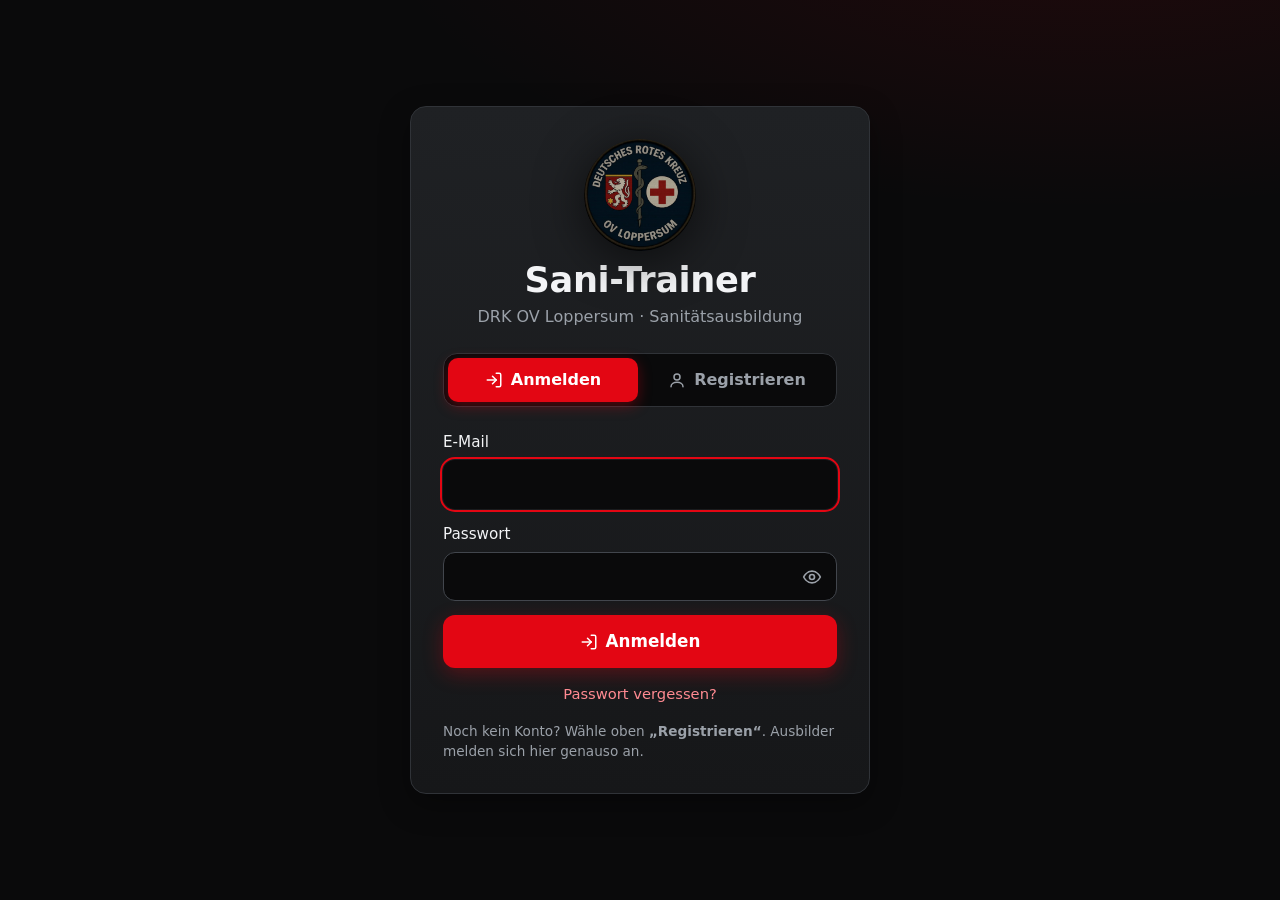
<file: index.html>
<!doctype html>
<html lang="de">
<head>
  <meta charset="utf-8">
  <meta name="viewport" content="width=device-width, initial-scale=1, viewport-fit=cover">
  <title>Sani-Trainer · DRK OV Loppersum</title>
  <meta name="description" content="Lern-App für die Sanitätsausbildung des DRK-Ortsvereins Loppersum.">
  <meta name="theme-color" content="#0a0a0b">
  <meta name="apple-mobile-web-app-capable" content="yes">
  <meta name="apple-mobile-web-app-status-bar-style" content="black-translucent">
  <link rel="manifest" href="manifest.webmanifest">
  <link rel="icon" href="assets/icon-192.png" type="image/png">
  <link rel="apple-touch-icon" href="assets/icon-192.png">
  <link rel="stylesheet" href="css/style.css">
</head>
<body class="loading">
  <div class="app">
    <aside class="sidebar">
      <a class="brand" href="#/">
        <div class="logos">
          <img src="assets/logo-ov.png" alt="DRK OV Loppersum" class="logo" onerror="this.remove()">
        </div>
        <div class="brand-text"><strong>Sani-Trainer</strong><span>DRK OV Loppersum</span></div>
      </a>
      <nav class="nav" id="nav" aria-label="Hauptnavigation"></nav>
      <div class="sidebar-foot" id="sync-status"></div>
    </aside>

    <main class="main">
      <header class="topbar">
        <a class="brand" href="#/">
          <div class="logos">
            <img src="assets/logo-ov.png" alt="DRK OV Loppersum" class="logo" onerror="this.remove()">
          </div>
          <div class="brand-text"><strong>Sani-Trainer</strong><span>DRK OV Loppersum</span></div>
        </a>
      </header>
      <div id="view" class="view"><div class="loader" aria-label="Lädt"></div></div>
    </main>

    <nav class="bottom-nav" id="bottom-nav" aria-label="Navigation"></nav>
  </div>
  <script src="js/vendor/qrcode.js"></script>
  <script type="module" src="js/app.js"></script>
</body>
</html>
</file>
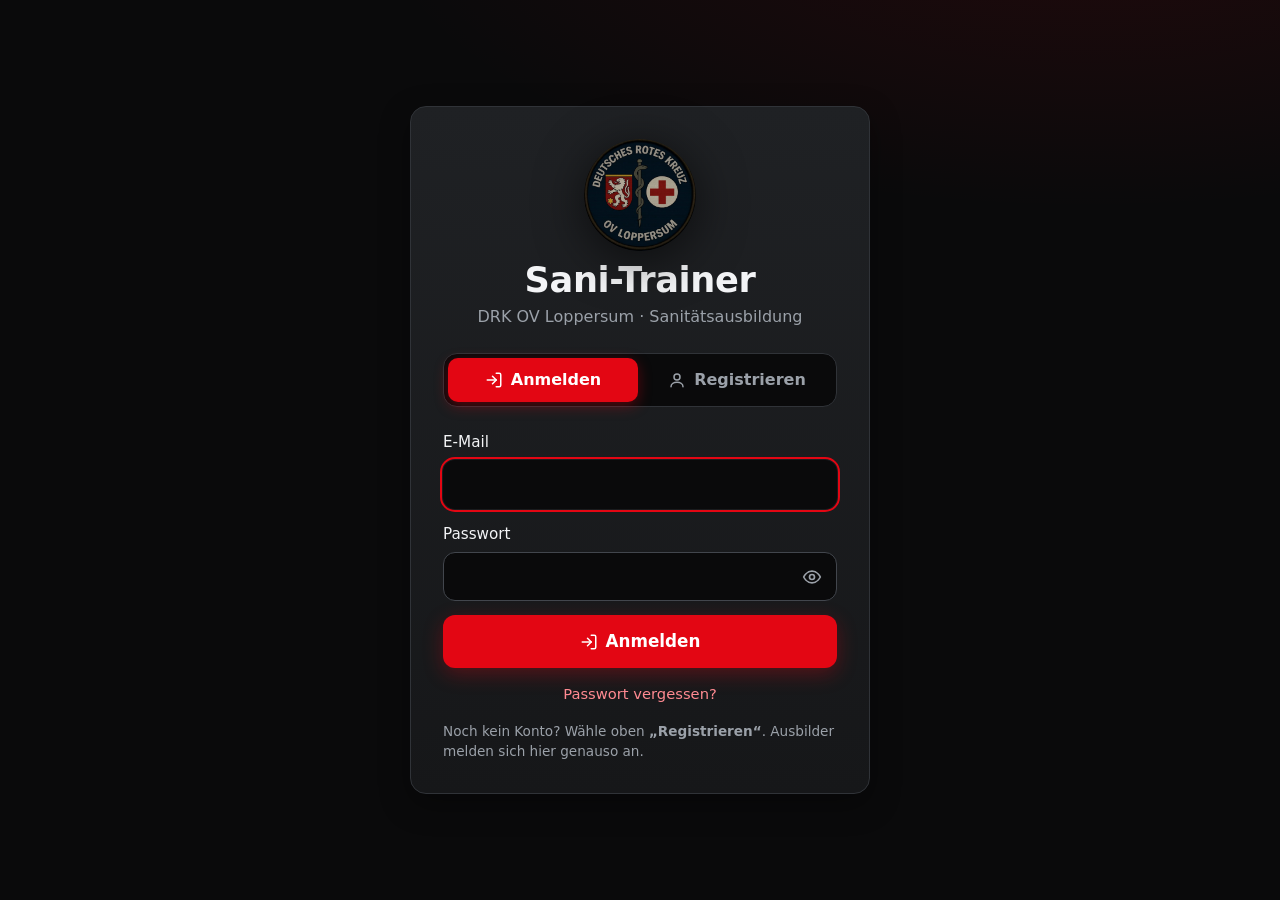
<file: ausbilder/index.html>
<!doctype html>
<html lang="de">
<head>
  <meta charset="utf-8">
  <meta name="viewport" content="width=device-width, initial-scale=1">
  <title>Sani-Trainer · Anmeldung</title>
  <meta name="theme-color" content="#0a0a0b">
  <link rel="icon" href="../assets/icon-192.png" type="image/png">
  <link rel="apple-touch-icon" href="../assets/icon-192.png">
  <style>body { margin: 0; background: #0a0a0b; color: #f3f4f6; font: 16px/1.5 system-ui, sans-serif; display: grid; place-items: center; min-height: 100vh; } a { color: #ff6b74; }</style>
  <script>
    // Weiterleitung zur App – ein eventuell mitgegebener Kurscode (?kurs=…) bleibt erhalten
    var p = new URLSearchParams(location.search);
    p.set("rolle", "ausbilder");
    location.replace("../?" + p.toString() + "#/start/anmelden");
  </script>
</head>
<body>
  <p>Weiter zur <a href="../#/start/anmelden">Anmeldung</a> …</p>
</body>
</html>
</file>
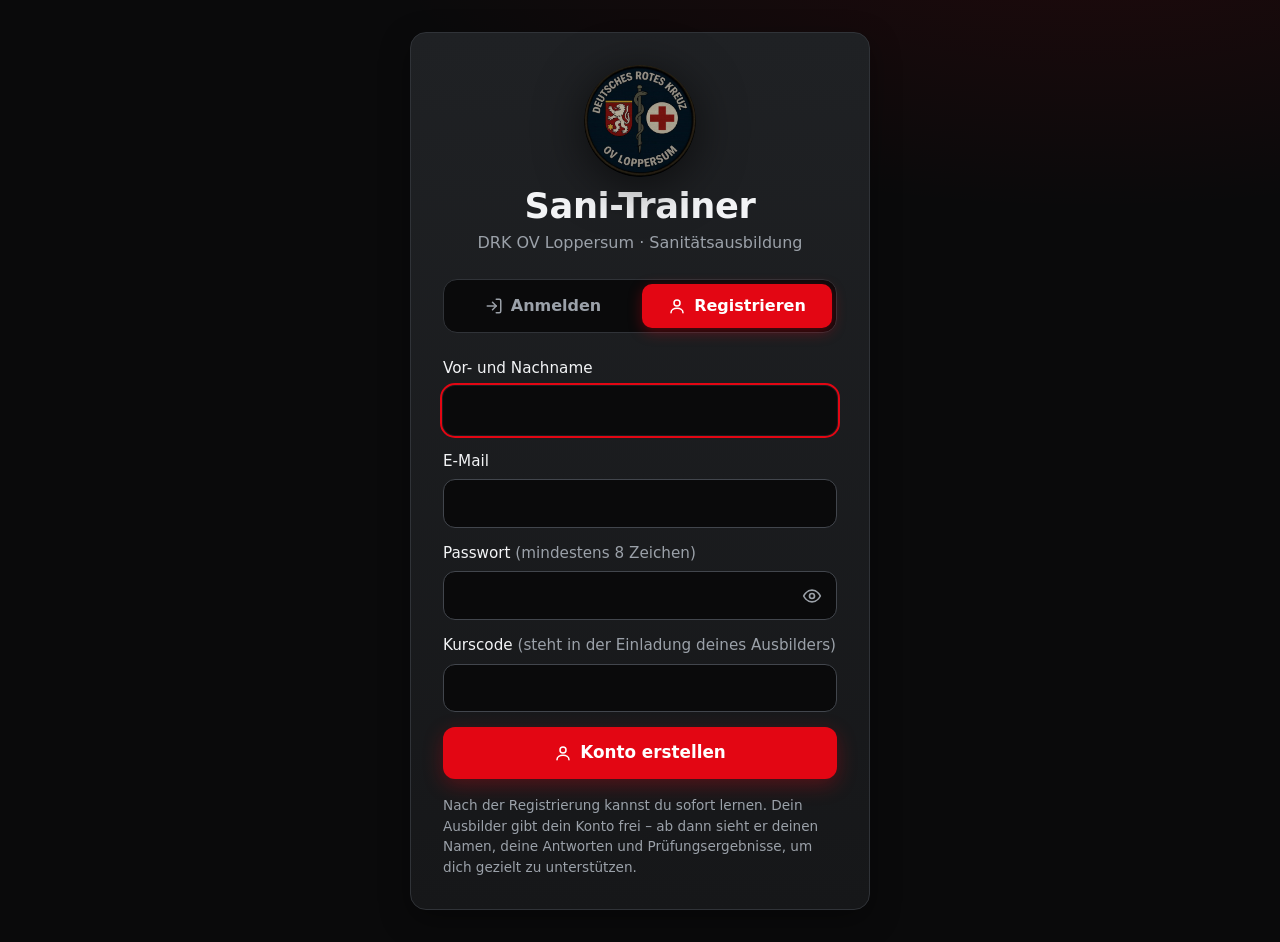
<file: teilnehmer/index.html>
<!doctype html>
<html lang="de">
<head>
  <meta charset="utf-8">
  <meta name="viewport" content="width=device-width, initial-scale=1">
  <title>Sani-Trainer · Registrierung für Teilnehmende</title>
  <meta name="theme-color" content="#0a0a0b">
  <link rel="icon" href="../assets/icon-192.png" type="image/png">
  <link rel="apple-touch-icon" href="../assets/icon-192.png">
  <style>body { margin: 0; background: #0a0a0b; color: #f3f4f6; font: 16px/1.5 system-ui, sans-serif; display: grid; place-items: center; min-height: 100vh; } a { color: #ff6b74; }</style>
  <script>
    // Weiterleitung zur App – ein eventuell mitgegebener Kurscode (?kurs=…) bleibt erhalten
    var p = new URLSearchParams(location.search);
    p.set("rolle", "teilnehmer");
    location.replace("../?" + p.toString() + "#/start/registrieren");
  </script>
</head>
<body>
  <p>Weiter zur <a href="../#/start/registrieren">Registrierung für Teilnehmende</a> …</p>
</body>
</html>
</file>
<file: css/style.css>
/* Sani-Trainer – dunkles Design: Schwarz / Anthrazit / Rot */
:root {
  --bg: #0a0a0b;
  --surface: #161719;
  --surface-2: #1f2124;
  --surface-3: #2a2d31;
  --border: #303338;
  --border-strong: #42464d;
  --text: #f3f4f6;
  --muted: #9ba1a9;
  --red: #e30613;
  --red-hover: #ff1f2d;
  --red-soft: rgba(227, 6, 19, 0.14);
  --green: #22c55e;
  --green-soft: rgba(34, 197, 94, 0.14);
  --amber: #f5a524;
  --amber-soft: rgba(245, 165, 36, 0.14);
  --radius: 16px;
  --radius-sm: 10px;
  --shadow: 0 10px 30px rgba(0, 0, 0, 0.35);
  --font: system-ui, -apple-system, "Segoe UI", Roboto, "Helvetica Neue", Arial, sans-serif;
  color-scheme: dark;
}

* { box-sizing: border-box; }
[hidden] { display: none !important; }
html { -webkit-text-size-adjust: 100%; }
body {
  margin: 0;
  background: var(--bg);
  background-image: radial-gradient(1200px 500px at 85% -10%, rgba(227, 6, 19, 0.10), transparent 60%);
  background-attachment: fixed;
  color: var(--text);
  font: 16px/1.5 var(--font);
  -webkit-font-smoothing: antialiased;
}
a { color: inherit; text-decoration: none; }
h1, h2, h3 { line-height: 1.2; margin: 0 0 0.5em; letter-spacing: -0.01em; }
h1 { font-size: clamp(1.6rem, 3.5vw, 2.2rem); }
h2 { font-size: 1.15rem; }
h3 { font-size: 1.05rem; }
p { margin: 0 0 1em; }
hr { border: 0; border-top: 1px solid var(--border); margin: 1.5rem 0; }
.muted { color: var(--muted); }
.small { font-size: 0.85rem; }
.lead { font-size: 1.05rem; color: #d4d7dc; }
.good { color: var(--green); }
.mid { color: var(--amber); }
.bad { color: var(--red-hover); }
.ok-text { color: var(--green); }

.icon { width: 20px; height: 20px; flex: none; }
.icon-xl { width: 48px; height: 48px; color: var(--green); }

/* ---------- Layout ---------- */
.app { display: grid; grid-template-columns: 260px 1fr; min-height: 100vh; }
.sidebar {
  position: sticky; top: 0; height: 100vh;
  display: flex; flex-direction: column; gap: 1.5rem;
  padding: 1.5rem 1rem;
  background: rgba(22, 23, 25, 0.85);
  border-right: 1px solid var(--border);
  backdrop-filter: blur(10px);
}
.brand { display: flex; align-items: center; gap: 0.75rem; padding: 0 0.5rem; }
.logos { display: flex; gap: 0.5rem; align-items: center; }
.logo { height: 48px; width: auto; max-width: 90px; object-fit: contain; border-radius: 6px; }
.logo[src*="logo-ov"] { border-radius: 50%; width: 48px; filter: drop-shadow(0 4px 12px rgba(0, 0, 0, 0.5)); }
.logos:not(:has(img))::before {
  content: ""; width: 40px; height: 40px; border-radius: 12px;
  background: var(--red) url("../assets/icon-mark.svg") center / 70% no-repeat;
}
.brand-text { display: flex; flex-direction: column; line-height: 1.2; }
.brand-text strong { font-size: 1.1rem; }
.brand-text span { font-size: 0.8rem; color: var(--muted); }

.nav { display: flex; flex-direction: column; gap: 0.25rem; }
.nav a {
  display: flex; align-items: center; gap: 0.75rem;
  padding: 0.7rem 0.9rem; border-radius: var(--radius-sm);
  color: var(--muted); font-weight: 500;
  transition: background 0.15s, color 0.15s;
}
.nav a:hover { background: var(--surface-2); color: var(--text); }
.nav a.active { background: var(--red-soft); color: #fff; box-shadow: inset 3px 0 0 var(--red); }
.nav a.active .icon { color: var(--red-hover); }

.sidebar-foot { margin-top: auto; }
.me {
  display: flex; gap: 0.75rem; align-items: flex-start;
  padding: 0.9rem; border-radius: var(--radius-sm);
  background: var(--surface-2); border: 1px solid var(--border);
}
.me .icon { margin-top: 2px; color: var(--muted); }
.me div { display: flex; flex-direction: column; font-size: 0.9rem; min-width: 0; }
.me span { color: var(--muted); }

.main { min-width: 0; }
.topbar { display: none; }
.view { max-width: 1180px; margin: 0 auto; padding: 2rem 2rem 4rem; }
.bottom-nav { display: none; }

@media (max-width: 900px) {
  .app { grid-template-columns: 1fr; }
  .sidebar { display: none; }
  .topbar {
    display: flex; align-items: center; position: sticky; top: 0; z-index: 10;
    padding: calc(0.75rem + env(safe-area-inset-top)) 16px 0.75rem;
    background: rgba(10, 10, 11, 0.9); backdrop-filter: blur(10px);
    border-bottom: 1px solid var(--border);
  }
  .topbar .brand { padding: 0; }
  .topbar .logo, .topbar .logo[src*="logo-ov"] { height: 38px; width: auto; }
.topbar .logo[src*="logo-ov"] { width: 38px; }
  .view { padding: 1.25rem 16px calc(6rem + env(safe-area-inset-bottom)); }
  .bottom-nav {
    display: grid; grid-template-columns: repeat(5, 1fr);
    position: fixed; bottom: 0; left: 0; right: 0; z-index: 20;
    padding: 0.4rem 0.25rem calc(0.4rem + env(safe-area-inset-bottom));
    background: rgba(22, 23, 25, 0.95); backdrop-filter: blur(12px);
    border-top: 1px solid var(--border);
  }
  .bottom-nav a {
    display: flex; flex-direction: column; align-items: center; gap: 2px;
    padding: 0.35rem 0; font-size: 0.7rem; color: var(--muted); border-radius: 10px;
  }
  .bottom-nav a.active { color: #fff; }
  .bottom-nav a.active .icon { color: var(--red-hover); }
  body.in-session .bottom-nav { display: none; }
  body.in-session .view { padding-bottom: 2rem; }
}

/* ---------- Bausteine ---------- */
.card {
  background: linear-gradient(180deg, var(--surface-2), var(--surface));
  border: 1px solid var(--border);
  border-radius: var(--radius);
  padding: 1.5rem;
  box-shadow: var(--shadow);
}
.card + .card, .grid-2 + .card, .card + .grid-2 { margin-top: 1.25rem; }
.card-head { display: flex; justify-content: space-between; align-items: baseline; gap: 1rem; flex-wrap: wrap; margin-bottom: 0.75rem; }
.card-head h2 { margin: 0; }
.grid-2 > .card { margin-top: 0; }
.grid-2 { display: grid; grid-template-columns: repeat(2, minmax(0, 1fr)); gap: 1.25rem; margin-top: 1.25rem; }
@media (max-width: 760px) { .grid-2 { grid-template-columns: 1fr; } }
.page-head { margin-bottom: 1rem; }
.page-head p { max-width: 65ch; }
.section-title { margin: 2rem 0 1rem; font-size: 1.25rem; }

.btn {
  display: inline-flex; align-items: center; justify-content: center; gap: 0.5rem;
  min-height: 44px; padding: 0.6rem 1.15rem;
  border: 1px solid transparent; border-radius: 12px;
  font: inherit; font-weight: 600; cursor: pointer;
  transition: background 0.15s, transform 0.05s, border-color 0.15s, opacity 0.15s;
}
.btn:active { transform: translateY(1px); }
.btn:disabled { opacity: 0.4; cursor: not-allowed; }
.btn-primary { background: var(--red); color: #fff; box-shadow: 0 6px 20px rgba(227, 6, 19, 0.3); }
.btn-primary:hover:not(:disabled) { background: var(--red-hover); }
.btn-secondary { background: var(--surface-3); color: var(--text); border-color: var(--border-strong); }
.btn-secondary:hover { background: #33363b; }
.btn-ghost { background: transparent; color: var(--muted); }
.btn-ghost:hover { color: var(--text); background: var(--surface-2); }
.btn-danger-ghost { background: transparent; color: var(--red-hover); border-color: rgba(227, 6, 19, 0.5); }
.btn-danger-ghost:hover { background: var(--red-soft); }
.btn-lg { min-height: 52px; padding: 0.8rem 1.5rem; font-size: 1.05rem; }
.btn-sm { min-height: 36px; padding: 0.35rem 0.8rem; font-size: 0.9rem; }
.btn .icon { width: 18px; height: 18px; }
.link { display: inline-flex; align-items: center; gap: 0.5rem; color: var(--red-hover); font-weight: 600; }

.tag {
  display: inline-flex; align-items: center; padding: 0.15rem 0.6rem;
  border-radius: 999px; font-size: 0.75rem; font-weight: 600;
  background: var(--surface-3); color: #d4d7dc; border: 1px solid var(--border-strong);
}
.tag-muted { color: var(--muted); background: transparent; }
.tag-red { background: var(--red-soft); color: #ff6b74; border-color: rgba(227, 6, 19, 0.4); }
.tag-source { background: rgba(96, 165, 250, 0.12); color: #93c5fd; border-color: rgba(96, 165, 250, 0.35); }
.tag-ok { background: var(--green-soft); color: var(--green); border-color: rgba(34, 197, 94, 0.4); }

.bar { height: 8px; border-radius: 99px; background: var(--surface-3); overflow: hidden; }
.bar span { display: block; height: 100%; border-radius: inherit; background: var(--red); transition: width 0.6s ease; }
.bar.good span { background: var(--green); }
.bar.mid span { background: var(--amber); }
.bar.bad span { background: var(--red); }

.ring-bg { fill: none; stroke: var(--surface-3); stroke-width: 10; }
.ring-fg { fill: none; stroke: var(--red); stroke-width: 10; stroke-linecap: round; transition: stroke-dashoffset 0.8s ease; }
.ring-text { fill: var(--text); font-size: 24px; font-weight: 700; font-family: var(--font); }
.ring-label { fill: var(--muted); font-size: 11px; font-family: var(--font); text-transform: uppercase; letter-spacing: 0.08em; }

/* ---------- Formulare ---------- */
.form { display: flex; flex-direction: column; gap: 1rem; }
label { display: flex; flex-direction: column; gap: 0.4rem; font-weight: 500; font-size: 0.95rem; }
input[type="text"], input:not([type]), input[type="password"], input[type="email"] {
  font: inherit; color: var(--text);
  background: var(--bg); border: 1px solid var(--border-strong); border-radius: 12px;
  padding: 0.75rem 0.9rem; min-height: 48px;
}
input:focus { outline: 2px solid var(--red); outline-offset: 1px; border-color: transparent; }
.form-error { color: #ff6b74; background: var(--red-soft); padding: 0.6rem 0.8rem; border-radius: 10px; margin: 0; }
.form-ok { color: var(--green); margin-top: 0.5rem; }
.file-btn { cursor: pointer; align-self: flex-start; display: inline-flex; flex-direction: row; }
.switch { flex-direction: row; align-items: center; gap: 0.75rem; cursor: pointer; }
.switch input { position: absolute; opacity: 0; }
.switch span { width: 46px; height: 26px; border-radius: 99px; background: var(--surface-3); border: 1px solid var(--border-strong); position: relative; transition: background 0.2s; flex: none; }
.switch span::after { content: ""; position: absolute; top: 3px; left: 3px; width: 18px; height: 18px; border-radius: 50%; background: #fff; transition: transform 0.2s; }
.switch input:checked + span { background: var(--red); border-color: var(--red); }
.switch input:checked + span::after { transform: translateX(20px); }
.switch input:focus-visible + span { outline: 2px solid var(--red); outline-offset: 2px; }
.card .btn + .btn { margin-left: 0.5rem; }
.card > .btn { margin-top: 0.25rem; }

/* ---------- Onboarding ---------- */
.onboarding { display: grid; place-items: center; min-height: 70vh; }
.onboarding-card { max-width: 560px; width: 100%; }
.onb-logos { display: flex; align-items: center; gap: 0.75rem; margin-bottom: 1.5rem; }
.onb-logos { justify-content: center; }
.onb-logos .logo { height: 120px; }
.onb-logos .logo[src*="logo-ov"] { width: 120px; }
.onboarding-card h1 { text-align: center; }
.onb-mark { width: 56px; height: 56px; border-radius: 16px; display: grid; place-items: center; background: var(--red); color: #fff; box-shadow: 0 8px 24px rgba(227, 6, 19, 0.35); }
.onb-mark .icon { width: 30px; height: 30px; }
.onb-logos:has(.logo) .onb-mark { display: none; }
.onboarding-card .form { margin: 1.5rem 0 1rem; }

/* ---------- Dashboard ---------- */
.hero {
  display: flex; align-items: center; justify-content: space-between; gap: 2rem;
  padding: 2rem; border-radius: 20px;
  background:
    radial-gradient(600px 300px at 100% 0%, rgba(227, 6, 19, 0.22), transparent 70%),
    linear-gradient(135deg, #1d1f22, #121315);
  border: 1px solid var(--border);
  box-shadow: var(--shadow);
}
.eyebrow { display: inline-block; font-size: 0.75rem; font-weight: 700; letter-spacing: 0.1em; text-transform: uppercase; color: #ff6b74; margin-bottom: 0.5rem; }
.hero-actions { display: flex; flex-wrap: wrap; gap: 0.75rem; margin-top: 1.25rem; }
.hero-ring { flex: none; }
@media (max-width: 640px) {
  .hero { flex-direction: column-reverse; align-items: flex-start; padding: 1.5rem; gap: 1rem; }
  .hero-ring svg { width: 110px; height: 110px; }
  .hero-actions .btn { flex: 1 1 auto; }
}

.kpis { display: grid; grid-template-columns: repeat(4, minmax(0, 1fr)); gap: 1rem; margin-top: 1.25rem; }
@media (max-width: 900px) { .kpis { grid-template-columns: repeat(2, minmax(0, 1fr)); } }
.kpi {
  display: flex; align-items: center; gap: 0.9rem;
  padding: 1rem 1.1rem; border-radius: var(--radius);
  background: var(--surface); border: 1px solid var(--border);
}
.kpi > .icon { width: 40px; height: 40px; padding: 9px; border-radius: 12px; background: var(--red-soft); color: #ff6b74; }
.kpi div { display: flex; flex-direction: column; min-width: 0; }
.kpi span { font-size: 0.8rem; color: var(--muted); }
.kpi strong { font-size: 1.4rem; }

.levels { display: grid; grid-template-columns: repeat(auto-fill, minmax(260px, 1fr)); gap: 1rem; }
.level-card {
  display: flex; gap: 1rem; padding: 1.25rem;
  border-radius: var(--radius); background: var(--surface); border: 1px solid var(--border);
  transition: border-color 0.15s, transform 0.15s, background 0.15s;
}
.level-card:hover:not(.locked) { border-color: var(--border-strong); background: var(--surface-2); transform: translateY(-2px); }
.level-card.current { border-color: rgba(227, 6, 19, 0.7); box-shadow: 0 0 0 1px rgba(227, 6, 19, 0.35), var(--shadow); }
.level-card.locked { opacity: 0.5; cursor: not-allowed; }
.level-num {
  flex: none; width: 44px; height: 44px; border-radius: 12px; display: grid; place-items: center;
  background: var(--surface-3); font-weight: 800; font-size: 1.2rem;
}
.level-card.current .level-num, .level-card.exam:not(.locked) .level-num { background: var(--red); color: #fff; }
.level-card.done .level-num { background: var(--green-soft); color: var(--green); }
.level-body { flex: 1; min-width: 0; display: flex; flex-direction: column; }
.level-body h3 { margin-bottom: 0.25rem; }
.level-body p { font-size: 0.88rem; color: var(--muted); margin-bottom: 0.75rem; }
.level-foot { display: flex; justify-content: space-between; font-size: 0.85rem; color: var(--muted); margin: auto 0 0.4rem; }
.level-foot strong { color: var(--text); }

.topic-list { list-style: none; padding: 0; margin: 0; display: flex; flex-direction: column; gap: 0.9rem; }
.topic-list a { display: block; padding: 0.35rem; margin: -0.35rem; border-radius: 10px; }
.topic-list a:hover { background: var(--surface-3); }
.topic-row { display: flex; justify-content: space-between; gap: 1rem; margin-bottom: 0.35rem; font-size: 0.95rem; }
.chips { display: flex; flex-wrap: wrap; gap: 0.5rem; }
.chip {
  padding: 0.45rem 0.85rem; border-radius: 999px; font-size: 0.88rem;
  background: var(--surface-3); border: 1px solid var(--border-strong);
  transition: border-color 0.15s, background 0.15s;
}
.chip:hover { border-color: var(--red); background: var(--red-soft); }

/* ---------- Lernsitzung ---------- */
.session { max-width: 780px; margin: 0 auto; }
.session-head { display: flex; align-items: center; gap: 1rem; margin-bottom: 0.75rem; }
.session-title { display: flex; flex-direction: column; flex: 1; min-width: 0; line-height: 1.3; }
.session-title strong { white-space: nowrap; overflow: hidden; text-overflow: ellipsis; }
.progress-line { height: 4px; background: var(--surface-3); border-radius: 99px; overflow: hidden; margin-bottom: 1.25rem; }
.progress-line span { display: block; height: 100%; background: var(--red); transition: width 0.4s ease; }
.timer { display: inline-flex; align-items: center; gap: 0.4rem; padding: 0.4rem 0.8rem; border-radius: 99px; background: var(--surface-3); font-variant-numeric: tabular-nums; font-weight: 700; }
.timer.warn { background: var(--red-soft); color: #ff6b74; }

.q-meta { display: flex; flex-wrap: wrap; gap: 0.4rem; margin-bottom: 1rem; }
.q-text { font-size: 1.2rem; font-weight: 650; margin-bottom: 0.75rem; }
.hint { color: var(--muted); font-size: 0.88rem; margin-top: -0.25rem; }
.answers { display: flex; flex-direction: column; gap: 0.6rem; margin: 1rem 0; }
.answers-tf { flex-direction: row; }
.answers-tf .opt { flex: 1; justify-content: center; }
.opt {
  display: flex; align-items: center; gap: 0.8rem; width: 100%; text-align: left;
  padding: 0.9rem 1rem; min-height: 54px;
  font: inherit; color: var(--text);
  background: var(--surface-3); border: 1.5px solid var(--border-strong); border-radius: 12px;
  cursor: pointer; transition: border-color 0.12s, background 0.12s;
}
.opt:hover { border-color: #5a5f67; }
.opt.selected { border-color: var(--red); background: var(--red-soft); }
.opt .dot, .opt .box { flex: none; width: 20px; height: 20px; border: 2px solid #6b7078; }
.opt .dot { border-radius: 50%; }
.opt .box { border-radius: 6px; }
.opt.selected .dot { border-color: var(--red); background: radial-gradient(circle, var(--red) 45%, transparent 50%); }
.opt.selected .box { border-color: var(--red); background: var(--red); box-shadow: inset 0 0 0 3px var(--surface-3); }
.opt .num { flex: none; width: 26px; height: 26px; border-radius: 8px; display: grid; place-items: center; background: var(--bg); font-weight: 700; font-size: 0.85rem; color: var(--muted); }
.opt.chosen { border-color: var(--red); background: var(--red-soft); }
.opt.chosen .num { background: var(--red); color: #fff; }
.order-chosen, .order-pool { display: flex; flex-direction: column; gap: 0.5rem; }
.order-pool { margin-top: 0.75rem; padding-top: 0.75rem; border-top: 1px dashed var(--border-strong); }
.order-empty { padding: 0.9rem; border: 1.5px dashed var(--border-strong); border-radius: 12px; color: var(--muted); text-align: center; font-size: 0.9rem; }

.answers.locked .opt { cursor: default; }
.opt.correct { border-color: var(--green); background: var(--green-soft); }
.opt.missed { border-color: var(--green); border-style: dashed; }
.opt.wrong { border-color: var(--red); background: var(--red-soft); }
.opt.dim { opacity: 0.5; }

.feedback { border-radius: 12px; padding: 1rem 1.1rem; margin-bottom: 1rem; border: 1px solid; }
.feedback p { margin: 0.4rem 0 0; color: #d4d7dc; }
.feedback.ok { background: var(--green-soft); border-color: rgba(34, 197, 94, 0.4); }
.feedback.bad { background: var(--red-soft); border-color: rgba(227, 6, 19, 0.45); }
.fb-title { font-weight: 700; }
.feedback.ok .fb-title { color: var(--green); }
.feedback.bad .fb-title { color: #ff6b74; }
.fb-order { margin: 0.5rem 0 0; padding-left: 1.3rem; }
.q-actions { display: flex; justify-content: flex-end; }
.q-actions .btn { min-width: 180px; }
@media (max-width: 640px) { .q-actions .btn { width: 100%; } }

.case-title { font-size: 1.35rem; }
.scenario { padding: 1rem 1.1rem; border-left: 3px solid var(--red); background: var(--bg); border-radius: 0 12px 12px 0; color: #d9dce1; }
.case-step { border-top: 1px solid var(--border); padding-top: 1.25rem; margin-top: 1.25rem; scroll-margin-top: 90px; }
.step-label { font-size: 0.75rem; font-weight: 700; text-transform: uppercase; letter-spacing: 0.08em; color: #ff6b74; margin-bottom: 0.5rem; }
.situation { padding: 0.8rem 1rem; background: var(--surface-3); border-radius: 12px; font-size: 0.95rem; }
.question.embedded .q-text { font-size: 1.1rem; }

.result { display: flex; align-items: center; gap: 2rem; }
@media (max-width: 640px) { .result { flex-direction: column; align-items: flex-start; } }
.result .tag { margin-bottom: 0.5rem; }
.review-list { padding-left: 1.2rem; margin: 0; display: flex; flex-direction: column; gap: 1rem; }
.review-list ul { padding-left: 1.1rem; margin-top: 0.5rem; display: flex; flex-direction: column; gap: 0.6rem; }
.review-list p { margin: 0.25rem 0 0; }

.empty { text-align: center; max-width: 560px; margin: 2rem auto; display: flex; flex-direction: column; align-items: center; gap: 0.5rem; }

/* ---------- Prüfung ---------- */
.facts { list-style: none; padding: 0; margin: 0 0 1.5rem; display: flex; flex-direction: column; gap: 0.9rem; }
.facts li { display: flex; align-items: center; gap: 0.75rem; }
.facts .icon { color: #ff6b74; }
.notice { display: flex; gap: 0.6rem; align-items: center; padding: 0.9rem 1rem; background: var(--surface-3); border-radius: 12px; color: var(--muted); margin: 0; }
.exam-list { list-style: none; padding: 0; margin: 0; display: flex; flex-direction: column; gap: 0.6rem; }
.exam-list li { display: grid; grid-template-columns: 1fr auto auto; gap: 1rem; align-items: center; padding: 0.6rem 0.8rem; background: var(--surface-3); border-radius: 10px; }

/* ---------- Merkkarten ---------- */
.memo-grid { columns: 3 320px; column-gap: 1.25rem; }
.memo-grid .card { break-inside: avoid; display: block; margin: 0 0 1.25rem; }
.memo-grid .card + .card { margin-top: 0; }
.memo h2 { color: #ff6b74; }
.memo-table { width: 100%; border-collapse: collapse; font-size: 0.92rem; table-layout: fixed; }
.memo-table th, .memo-table td { padding: 0.5rem 0; border-bottom: 1px solid var(--border); text-align: left; vertical-align: top; }
.memo-table th { font-weight: 600; padding-right: 0.8rem; width: 44%; overflow-wrap: break-word; hyphens: auto; }
.memo-table td { color: #d4d7dc; overflow-wrap: anywhere; hyphens: auto; }
.memo-list { overflow-wrap: anywhere; hyphens: auto; }
.memo-list { margin: 0; padding-left: 1.2rem; display: flex; flex-direction: column; gap: 0.4rem; font-size: 0.92rem; }
.memo .small { margin: 0.75rem 0 0; }

/* ---------- Ausbilder ---------- */
.stats-head { display: flex; justify-content: space-between; align-items: center; gap: 1rem; flex-wrap: wrap; margin-top: 2rem; }
.stats-head h2 { font-size: 1.4rem; margin: 0; }
.hard-list { margin: 0; padding-left: 1.3rem; display: flex; flex-direction: column; gap: 0.8rem; font-size: 0.92rem; }
.legend { display: flex; flex-wrap: wrap; gap: 0.4rem; font-size: 0.75rem; }
.legend .cell { padding: 0.15rem 0.5rem; border-radius: 6px; }
.table-wrap { overflow-x: auto; margin: 0 -0.5rem; padding: 0 0.5rem; }
.heatmap { border-collapse: separate; border-spacing: 3px; font-size: 0.85rem; min-width: 100%; }
.heatmap thead th { font-weight: 600; color: var(--muted); font-size: 0.75rem; vertical-align: bottom; white-space: nowrap; padding: 0.3rem; }
.heatmap tbody th { text-align: left; white-space: nowrap; padding-right: 0.8rem; font-weight: 600; position: sticky; left: 0; background: var(--surface); }
.heatmap td { text-align: center; padding: 0.45rem 0.4rem; border-radius: 6px; min-width: 44px; font-variant-numeric: tabular-nums; }
.heatmap td small { display: block; font-size: 0.65rem; opacity: 0.7; }
.cell.good { background: rgba(34, 197, 94, 0.22); color: #7ee2a2; }
.cell.mid { background: rgba(245, 165, 36, 0.22); color: #f8c46b; }
.cell.bad { background: rgba(227, 6, 19, 0.28); color: #ff8a91; }
.cell.none { background: var(--surface-3); color: var(--muted); }

/* ---------- Ausbilder: PIN & Einladen ---------- */
.lock-icon { width: 56px; height: 56px; border-radius: 16px; display: grid; place-items: center; background: var(--red-soft); color: #ff6b74; margin: 0 auto 0.5rem; }
.lock-icon .icon { width: 28px; height: 28px; }
#pin-form h1, #pin-form > p.muted { text-align: center; }
#pin-form .btn-ghost { align-self: center; }
#pin-form .link { align-self: center; }
.head-actions { display: flex; gap: 0.5rem; flex-wrap: wrap; }
.stats-head h1 { margin-bottom: 0.25rem; }
.invite { display: grid; grid-template-columns: 220px 1fr; gap: 1.5rem; align-items: start; margin-bottom: 1.25rem; }
.invite-qr { background: #fff; border-radius: 14px; padding: 10px; }
.invite-qr img { display: block; width: 100%; height: auto; }
.invite-body { display: flex; flex-direction: column; gap: 0.9rem; min-width: 0; }
.invite-body h2 { display: flex; align-items: center; gap: 0.5rem; margin: 0; }
.invite-body p { margin: 0; }
.invite-actions { display: flex; flex-wrap: wrap; gap: 0.6rem; align-items: center; }
.card .invite-actions .btn + .btn { margin-left: 0; }
.invite-msg { color: var(--green); }
textarea {
  font: inherit; font-size: 0.92rem; color: var(--text); resize: vertical;
  background: var(--bg); border: 1px solid var(--border-strong); border-radius: 12px; padding: 0.75rem 0.9rem;
}
textarea:focus { outline: 2px solid var(--red); outline-offset: 1px; border-color: transparent; }
@media (max-width: 760px) {
  .invite { grid-template-columns: 1fr; }
  .invite-qr { max-width: 220px; margin: 0 auto; }
  .invite-actions .btn, .invite-actions .file-btn { flex: 1 1 auto; }
}

/* ---------- Protokoll-Übung ---------- */
.session.protocol { max-width: 1100px; }
.psteps { margin: 0 0 1rem; padding-left: 1.3rem; display: flex; flex-direction: column; gap: 0.35rem; color: #d9dce1; }
#pform { display: flex; flex-direction: column; gap: 1rem; margin-top: 1rem; }
#pform .card + .card, .pgrid + .card, .card + .pgrid { margin-top: 0; }
.pgrid { display: grid; grid-template-columns: repeat(2, minmax(0, 1fr)); gap: 1rem; align-items: stretch; }
.pgrid > .psec { height: 100%; }
.pgrid > div > .psec:last-child { flex: 1; }
.pgrid > div { display: flex; flex-direction: column; gap: 1rem; }
@media (max-width: 860px) { .pgrid { grid-template-columns: 1fr; } }
.psec { padding: 1.1rem 1.25rem; border-left: 5px solid var(--border-strong); }
.psec h3 { font-size: 0.95rem; text-transform: uppercase; letter-spacing: 0.05em; margin-bottom: 0.75rem; }
.psec.tone-red { border-left-color: #e8828a; }
.psec.tone-blue { border-left-color: #6aa9e8; }
.psec.tone-yellow { border-left-color: #e8c35a; }
.psec.tone-grey { border-left-color: #8b9098; }
.psec textarea, .psec > input { width: 100%; }
.psec > input, .pfield input, .vitals input {
  font: inherit; color: var(--text); background: var(--bg); border: 1px solid var(--border-strong); border-radius: 10px; padding: 0.55rem 0.7rem;
}
.pgroup + .pgroup { margin-top: 0.75rem; }
.plabel { font-size: 0.8rem; color: var(--muted); margin-bottom: 0.35rem; }
.pboxes { display: flex; flex-wrap: wrap; gap: 0.4rem; }
.pbox {
  display: inline-flex; flex-direction: row; align-items: center; font-weight: 500; gap: 0.45rem; padding: 0.4rem 0.7rem; min-height: 38px;
  font-size: 0.9rem; background: var(--surface-3); border: 1.5px solid var(--border-strong); border-radius: 10px; cursor: pointer; user-select: none;
}
.pbox input { position: absolute; opacity: 0; width: 1px; height: 1px; }
.pmark { flex: none; width: 16px; height: 16px; border-radius: 4px; border: 2px solid #6b7078; }
.pbox:has(input:checked) { border-color: var(--red); background: var(--red-soft); }
.pbox:has(input:checked) .pmark { background: var(--red); border-color: var(--red); box-shadow: inset 0 0 0 2px var(--surface-3); }
.pbox:has(input:focus-visible) { outline: 2px solid var(--red); outline-offset: 2px; }
.pbox.ok, .pbox.ok:has(input:checked) { border-color: var(--green); background: var(--green-soft); }
.pbox.ok .pmark, .pbox.ok:has(input:checked) .pmark { background: var(--green); border-color: var(--green); }
.pbox.miss { border-color: var(--green); border-style: dashed; }
.pbox.bad, .pbox.bad:has(input:checked) { border-color: var(--red); background: rgba(227, 6, 19, 0.28); }
.pbox.opt, .pbox.opt:has(input:checked) { border-color: var(--amber); background: var(--amber-soft); }
.pbox.opt .pmark { background: var(--amber); border-color: var(--amber); }
.pfield { flex-direction: row; align-items: center; gap: 0.6rem; margin-top: 0.6rem; font-size: 0.9rem; flex-wrap: wrap; }
.pfield input { width: 7.5em; }
.vitals { border-collapse: separate; border-spacing: 6px; width: 100%; table-layout: fixed; }
.vitals th:first-child { width: 7.5em; }
.vitals th { text-align: left; font-size: 0.85rem; font-weight: 600; white-space: nowrap; padding-right: 0.5rem; }
.vitals td { position: relative; }
.vitals input { width: 100%; min-width: 0; text-align: center; }
input.ok { border-color: var(--green) !important; background: var(--green-soft) !important; }
input.bad { border-color: var(--red) !important; background: var(--red-soft) !important; }
.psol { display: block; font-size: 0.75rem; color: #7ee2a2; margin-top: 2px; }
.pfield .psol { display: inline; }
.pnote { margin-top: 0.75rem; padding: 0.6rem 0.8rem; border-radius: 10px; font-size: 0.9rem; }
.pnote p { margin: 0.25rem 0 0; color: #d4d7dc; }
.pnote.ok { background: var(--green-soft); color: var(--green); }
.pnote.bad { background: var(--red-soft); color: #ff8a91; }
.pmodel { margin-top: 0.6rem; padding: 0.6rem 0.8rem; border-radius: 10px; background: var(--bg); border: 1px dashed var(--border-strong); font-size: 0.92rem; }
.presult { margin-top: 1rem; }
.presult h2 { font-size: 1.6rem; margin: 0.4rem 0; }
.plegend { display: flex; flex-wrap: wrap; gap: 0.4rem; }
.plegend .pbox { cursor: default; font-size: 0.8rem; min-height: 32px; }
.protocol-card .level-num { background: var(--red); color: #fff; }
.icon-sm { width: 16px; height: 16px; }

/* ---------- Konten ---------- */
.pw-wrap { position: relative; display: block; }
.pw-wrap input { width: 100%; padding-right: 3rem; }
.pw-toggle { position: absolute; right: 6px; top: 50%; transform: translateY(-50%); width: 38px; height: 38px; display: grid; place-items: center; border: 0; border-radius: 8px; background: transparent; color: var(--muted); cursor: pointer; }
.pw-toggle:hover, .pw-toggle.on { color: var(--text); background: var(--surface-3); }
.link-center { align-self: center; color: #ff8a91; font-size: 0.92rem; font-weight: 500; }
.link-center:hover { text-decoration: underline; }
.form-ok-box { margin: 0 0 1rem; padding: 0.7rem 0.9rem; border-radius: 10px; background: var(--green-soft); color: #7ee2a2; font-size: 0.92rem; }
.auth-h2 { font-size: 1.15rem; margin: 0; }
.auth-done { display: flex; flex-direction: column; align-items: center; text-align: center; gap: 0.6rem; }
.pending-note { margin-bottom: 1.25rem; border: 1px solid rgba(245, 165, 36, 0.35); background: var(--amber-soft); color: #f8c46b; }
.pending-note .icon { flex: none; }
.pending-card { border-color: rgba(245, 165, 36, 0.45); margin-bottom: 1.25rem; }
.pending-card h2 { display: flex; align-items: center; gap: 0.5rem; }
.count-badge { display: inline-grid; place-items: center; min-width: 26px; height: 26px; padding: 0 6px; border-radius: 99px; background: var(--amber); color: #111; font-size: 0.8rem; font-weight: 800; }
.pending-list { list-style: none; margin: 0; padding: 0; display: flex; flex-direction: column; gap: 0.6rem; }
.pending-list li { display: flex; align-items: center; gap: 0.8rem; padding: 0.7rem 0.8rem; border-radius: 12px; background: var(--surface-3); flex-wrap: wrap; }
.pending-list .pp-text { flex: 1; min-width: 0; flex-basis: 180px; }
.pp-text span, .pp-text strong { overflow-wrap: anywhere; }
.pending-actions { display: flex; gap: 0.4rem; }
.pending-actions .btn + .btn { margin-left: 0; }
.row-actions { text-align: right; white-space: nowrap; }
.instructors-card { margin-top: 1.25rem; }
.avatar-shield { background: var(--surface-2); color: #ff8a91; border: 1px solid var(--border-strong); }
.avatar-shield .icon { width: 18px; height: 18px; }
.pending-actions { flex-wrap: wrap; }
.row-actions .btn { min-height: 32px; padding: 0.25rem 0.5rem; color: var(--muted); }
.row-actions .btn:hover { color: var(--text); }
.row-actions .btn + .btn { margin-left: 0.2rem; }
.row-actions .icon { width: 16px; height: 16px; }

/* ---------- Ausbilder: Fortschritt ---------- */
.progress-table { width: 100%; border-collapse: collapse; font-size: 0.92rem; min-width: 760px; }
.progress-table th, .progress-table td { padding: 0.7rem 0.6rem; border-bottom: 1px solid var(--border); text-align: left; vertical-align: middle; white-space: nowrap; }
.progress-table thead th { font-size: 0.75rem; font-weight: 600; color: var(--muted); text-transform: uppercase; letter-spacing: 0.04em; }
.progress-table tbody th { font-weight: 600; position: sticky; left: 0; background: var(--surface); }
.progress-table tbody tr:hover td, .progress-table tbody tr:hover th { background: var(--surface-2); }
.pt-bar { display: flex; align-items: center; gap: 0.6rem; min-width: 160px; }
.pt-bar .bar { flex: 1; }
.pt-bar strong { min-width: 3.2em; text-align: right; font-variant-numeric: tabular-nums; }
.stage-dots { display: flex; gap: 4px; }
.dot-lv { width: 26px; height: 26px; border-radius: 8px; display: grid; place-items: center; font-size: 0.75rem; font-weight: 700; background: var(--surface-3); color: var(--muted); border: 1px solid var(--border-strong); }
.dot-lv.part { background: var(--amber-soft); color: #f8c46b; border-color: rgba(245, 165, 36, 0.4); }
.dot-lv.done { background: var(--green-soft); color: #7ee2a2; border-color: rgba(34, 197, 94, 0.45); }
.table-note { margin: 0.75rem 0 0; }
.kpis + .card { margin-top: 1.25rem; }
.invite-qr canvas { display: block; width: 100%; height: auto; }
#stats .loader { margin: 3rem auto; }
#stats + .invite { margin-top: 1.25rem; }

/* ---------- Anmeldung ---------- */
.role-badge { display: flex; align-items: center; justify-content: center; gap: 0.5rem; margin: 0 0 1.25rem; padding: 0.6rem; border-radius: 12px; background: var(--red-soft); color: #ff8a91; font-weight: 600; }
.role-badge .icon { width: 18px; height: 18px; }
.admin-link { display: flex; flex-wrap: wrap; align-items: center; gap: 0.5rem; padding-top: 0.9rem; border-top: 1px solid var(--border); }
.admin-link code { font-size: 0.85rem; background: var(--bg); border: 1px solid var(--border); border-radius: 8px; padding: 0.3rem 0.55rem; word-break: break-all; }
body.auth .sidebar, body.auth .bottom-nav, body.auth .topbar { display: none; }
body.auth .app { grid-template-columns: 1fr; }
body.auth .view { padding-top: 2rem; padding-bottom: 2rem; }
.auth-wrap { min-height: calc(100vh - 4rem); display: grid; place-items: center; }
.auth-inline { min-height: 60vh; }
.auth-card { width: 100%; max-width: 460px; display: flex; flex-direction: column; gap: 0.25rem; padding: 2rem; }
.auth-card h1 { text-align: center; margin: 0.25rem 0 0; }
.auth-sub { text-align: center; margin-bottom: 1.25rem; }
.auth-logo { display: flex; justify-content: center; }
.auth-logo img { width: 112px; height: 112px; border-radius: 50%; filter: drop-shadow(0 8px 24px rgba(0, 0, 0, 0.6)); }
.auth-lead { margin: 0.25rem 0 0.5rem; font-size: 0.98rem; }
.auth-h { font-size: 0.8rem; text-transform: uppercase; letter-spacing: 0.08em; color: var(--muted); margin: 0.25rem 0 0.6rem; }
.auth-note { margin: 1rem 0 0; }
#auth-body .form { gap: 0.9rem; }
#auth-body #forgot { align-self: center; }
.seg { display: grid; grid-template-columns: 1fr 1fr; gap: 4px; padding: 4px; margin-bottom: 1.25rem; background: var(--bg); border: 1px solid var(--border); border-radius: 14px; }
.seg a { display: flex; align-items: center; justify-content: center; gap: 0.5rem; min-height: 44px; border-radius: 10px; font-weight: 600; color: var(--muted); transition: background 0.15s, color 0.15s; }
.seg a:hover { color: var(--text); }
.seg a.active { background: var(--red); color: #fff; box-shadow: 0 4px 14px rgba(227, 6, 19, 0.35); }
.seg .icon { width: 18px; height: 18px; }
.profile-list { list-style: none; padding: 0; margin: 0; display: flex; flex-direction: column; gap: 0.5rem; }
.profile-list li { display: flex; gap: 0.4rem; }
.profile-pick {
  flex: 1; display: flex; align-items: center; gap: 0.8rem; min-height: 56px; padding: 0.55rem 0.9rem; text-align: left;
  font: inherit; color: var(--text); background: var(--surface-3); border: 1px solid var(--border-strong); border-radius: 12px; cursor: pointer;
  transition: border-color 0.15s, background 0.15s;
}
.profile-pick:hover { border-color: var(--red); background: var(--red-soft); }
.profile-pick > .icon { margin-left: auto; color: var(--muted); }
.pp-text { display: flex; flex-direction: column; line-height: 1.25; min-width: 0; }
.avatar { flex: none; width: 36px; height: 36px; border-radius: 50%; display: grid; place-items: center; background: var(--red); color: #fff; font-weight: 700; }
.profile-del { flex: none; width: 44px; font: inherit; color: var(--muted); background: transparent; border: 1px solid var(--border); border-radius: 12px; cursor: pointer; }
.profile-del:hover { color: #ff6b74; border-color: rgba(227, 6, 19, 0.5); }
.divider { display: flex; align-items: center; gap: 0.75rem; margin: 1.25rem 0 0.75rem; color: var(--muted); font-size: 0.85rem; }
.divider::before, .divider::after { content: ""; flex: 1; height: 1px; background: var(--border); }
.logout-link { display: flex; align-items: center; gap: 0.5rem; margin-top: 0.5rem; padding: 0.5rem 0.9rem; border-radius: 10px; color: var(--muted); font-size: 0.9rem; }
.logout-link:hover { color: var(--text); background: var(--surface-2); }
.logout-link .icon { width: 18px; height: 18px; }
@media (max-width: 640px) {
  body.auth .view { padding: 1rem 16px; }
  .auth-card { padding: 1.5rem 1.25rem; }
  .auth-logo img { width: 92px; height: 92px; }
}

/* ---------- Laden ---------- */
.loader { width: 40px; height: 40px; margin: 30vh auto; border-radius: 50%; border: 3px solid var(--surface-3); border-top-color: var(--red); animation: spin 0.8s linear infinite; }
@keyframes spin { to { transform: rotate(360deg); } }

@media (prefers-reduced-motion: reduce) {
  *, *::before, *::after { transition: none !important; animation: none !important; scroll-behavior: auto !important; }
}
</file>
